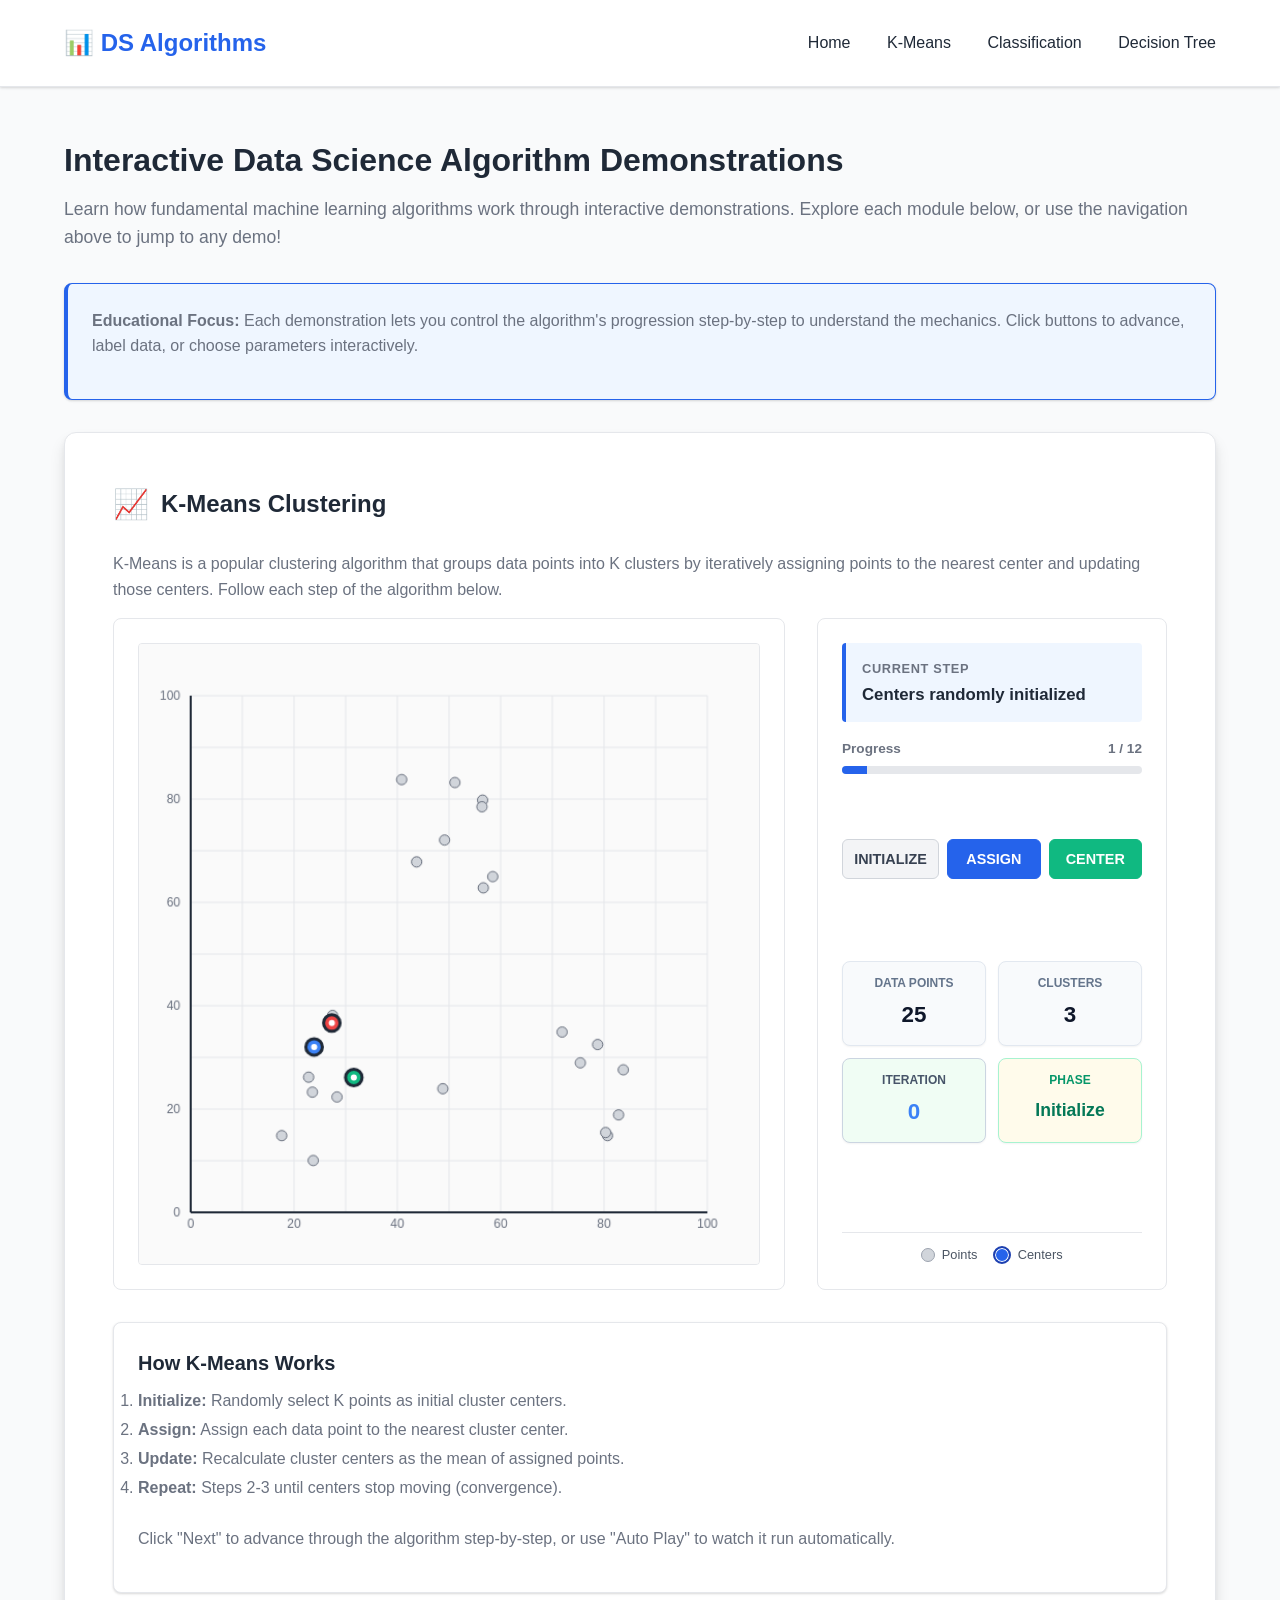
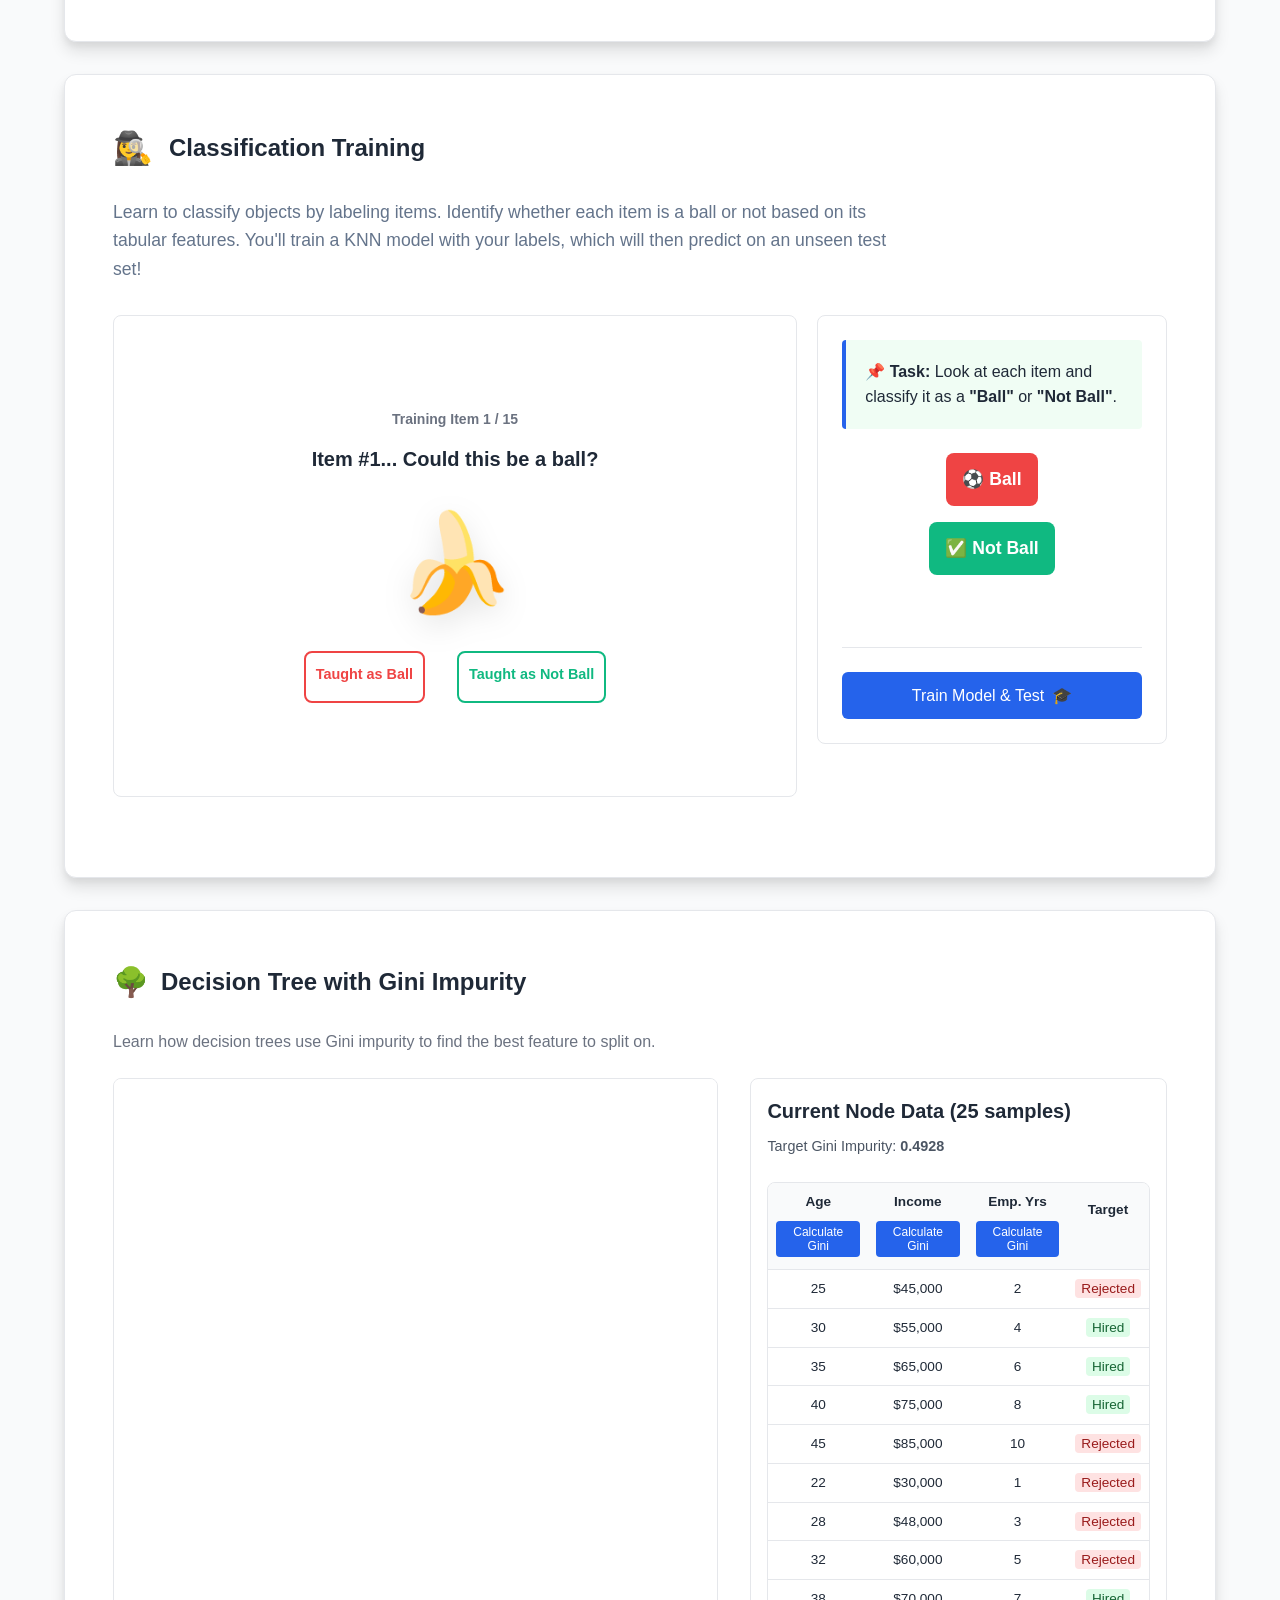
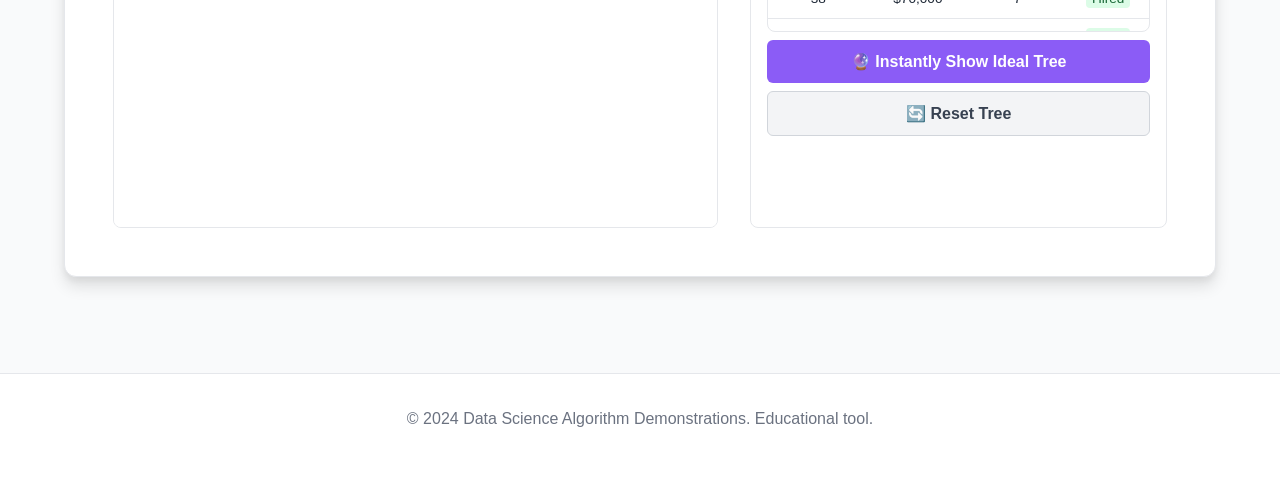
<file: index.html>
<!DOCTYPE html>
<html lang="en">
<head>
  <meta charset="UTF-8">
  <meta name="viewport" content="width=device-width, initial-scale=1.0">
  <title>Data Science Algorithm Demonstrations</title>
  <link rel="stylesheet" href="assets/css/style.css">
  <style>
    /* Global styles for the assembled demo sections */
    .demo-section { margin: 4rem 0; padding: 3rem; background-color: var(--card-bg); border: 1px solid var(--border-color); border-radius: 12px; box-shadow: var(--shadow-lg); }
    .demo-section:first-of-type { margin-top: 2rem; }
    .demo-section h2 {
      margin-bottom: 1.5rem;
      display: flex;
      align-items: center;
      gap: 0.75rem;
    }
    .demo-icon-header {
      font-size: 1.8rem;
    }
    
    /* Layouts */
    .kmeans-layout, .classification-layout, .tree-layout {
      display: grid;
      grid-template-columns: 1fr 1fr;
      gap: 2rem;
      margin-top: 1.5rem;
    }
    @media (max-width: 1024px) {
      .kmeans-layout, .classification-layout, .tree-layout {
        grid-template-columns: 1fr;
      }
    }
    
    /* Display containers */
    .kmeans-canvas-wrapper, .classification-image-display, .tree-viz-container {
      background-color: var(--card-bg);
      border: 1px solid var(--border-color);
      border-radius: 8px;
      padding: 1.5rem;
    }
    .kmeans-canvas-wrapper {
      display: flex;
      justify-content: center;
      align-items: center;
    }
    .kmeans-canvas-wrapper canvas {
      border: 1px solid var(--border-color);
      border-radius: 4px;
      background-color: #fafafa;
      max-width: 100%;
      object-fit: contain;
      aspect-ratio: 1 / 1;
    }
    
    .classification-image-display {
      display: flex;
      justify-content: center;
      align-items: center;
      min-height: 400px;
    }
    .classification-image-display img {
      max-width: 100%;
      max-height: 100%;
      object-fit: contain;
      animation: fadeIn 0.3s ease-in;
    }
    @keyframes fadeIn {
      from { opacity: 0; transform: scale(0.95); }
      to { opacity: 1; transform: scale(1); }
    }
    
    .tree-viz-container {
      min-height: 500px;
      display: flex;
      align-items: center;
      justify-content: center;
    }
    .tree-viz-container svg {
      max-width: 100%;
      height: auto;
    }
    
    /* Controls and Panels */
    .kmeans-controls, .classification-controls, .tree-controls-container {
      background-color: var(--card-bg);
      border: 1px solid var(--border-color);
      border-radius: 8px;
      padding: 1.5rem;
    }
    .demo-panel {
      background-color: var(--card-bg);
      border: 1px solid var(--border-color);
      border-radius: 8px;
      padding: 1.5rem;
      margin-bottom: 1.5rem;
    }
    .panel-title {
      font-size: 1.1rem;
      font-weight: 600;
      color: var(--primary-color);
      margin-bottom: 1rem;
      padding-bottom: 0.75rem;
      border-bottom: 2px solid var(--border-color);
    }
    
    /* Classification Specific */
    .classification-button-group {
      display: grid;
      grid-template-columns: 1fr 1fr;
      gap: 1rem;
      margin-top: 1rem;
      margin-bottom: 1.5rem;
    }
    .classification-button-group button {
      padding: 1rem;
      font-size: 1.1rem;
    }
    .results-container {
      display: none;
      background-color: var(--bg-color);
      border: 2px solid var(--secondary-color);
      border-radius: 8px;
      padding: 2rem;
      text-align: center;
    }
    .results-container.show {
      display: block;
    }
  </style>
</head>
<body>
  <header>
    <div class="container">
      <div class="logo">&#128202; DS Algorithms</div>
      <nav>
        <a href="#home">Home</a>
        <a href="#kmeans">K-Means</a>
        <a href="#classification">Classification</a>
        <a href="#tree">Decision Tree</a>
      </nav>
    </div>
  </header>

  <main>
    <div class="container">
      <section id="home">
        <h1>Interactive Data Science Algorithm Demonstrations</h1>
        <p style="font-size: 1.1rem; color: var(--text-secondary); margin-bottom: 2rem;">
          Learn how fundamental machine learning algorithms work through interactive demonstrations. 
          Explore each module below, or use the navigation above to jump to any demo!
        </p>
        <div class="card" style="background-color: #eff6ff; border-color: var(--primary-color); border-left: 4px solid var(--primary-color);">
          <p><strong>Educational Focus:</strong> Each demonstration lets you control the algorithm's progression step-by-step to understand the mechanics. Click buttons to advance, label data, or choose parameters interactively.</p>
        </div>
      </section>

      <!-- Modular demo sections will be injected here -->
      <div id="kmeans-module"></div>
      <div id="classification-module"></div>
      <div id="tree-module"></div>

    </div>
  </main>

  <footer>
    <div class="container">
      <p>&copy; 2024 Data Science Algorithm Demonstrations. Educational tool.</p>
    </div>
  </footer>

  <!-- Scripts -->
  <script src="assets/js/common.js"></script>
  <script src="assets/js/kmeans.js"></script>
  <script src="assets/js/classification.js"></script>
  <script src="assets/js/tree.js"></script>
  
  <script>
    /**
     * Dynamically loads a demo component from its dedicated folder
     */
    async function loadDemoComponent(targetId, url, sectionId, sectionTitle, icon) {
      try {
        const response = await fetch(url);
        if (!response.ok) throw new Error("Failed to fetch");
        const html = await response.text();
        
        // Parse the fetched HTML
        const parser = new DOMParser();
        const doc = parser.parseFromString(html, 'text/html');
        
        // Inject component styles
        const styles = doc.querySelectorAll('style');
        styles.forEach(style => {
          document.head.appendChild(style.cloneNode(true));
        });
        
        // Find the main demo container in the fetched file
        const container = doc.querySelector('.container.demo-section');
        if (container) {
          // Customize the section structure slightly to match the single-page layout
          const section = document.createElement('section');
          section.id = sectionId;
          section.className = 'demo-section';
          
          // Replace <h1> with standard <h2> header for all-in-home layout
          const h1 = container.querySelector('h1');
          if (h1) {
             const h2 = document.createElement('h2');
             h2.innerHTML = '<span class="demo-icon-header">' + icon + '</span> ' + sectionTitle;
             container.replaceChild(h2, h1);
          }

          // Remove standalone "Open Demo" or routing buttons if they exist
          const leftoverBtns = container.querySelectorAll('button[onclick*="location.href"]');
          leftoverBtns.forEach(btn => btn.remove());
          
          section.innerHTML = container.innerHTML;
          document.getElementById(targetId).appendChild(section);
        }
      } catch (err) {
        console.error("Error loading demo component from " + url, err);
      }
    }

    document.addEventListener('DOMContentLoaded', async () => {
      // 1. Fetch and inject HTML modularly
      await Promise.all([
        loadDemoComponent('kmeans-module', 'demos/kmeans/index.html', 'kmeans', 'K-Means Clustering', '&#128200;'),
        loadDemoComponent('classification-module', 'demos/classification/index.html', 'classification', 'Classification Training', '&#128444;'),
        loadDemoComponent('tree-module', 'demos/tree/index.html', 'tree', 'Decision Tree with Gini Impurity', '&#127795;')
      ]);

      // 2. Initialize corresponding JavaScript components
      if (typeof initKmeans === 'function') initKmeans();
      if (typeof initClassification === 'function') initClassification();
      if (typeof initTree === 'function') initTree();
    });
  </script>
</body>
</html>
</file>
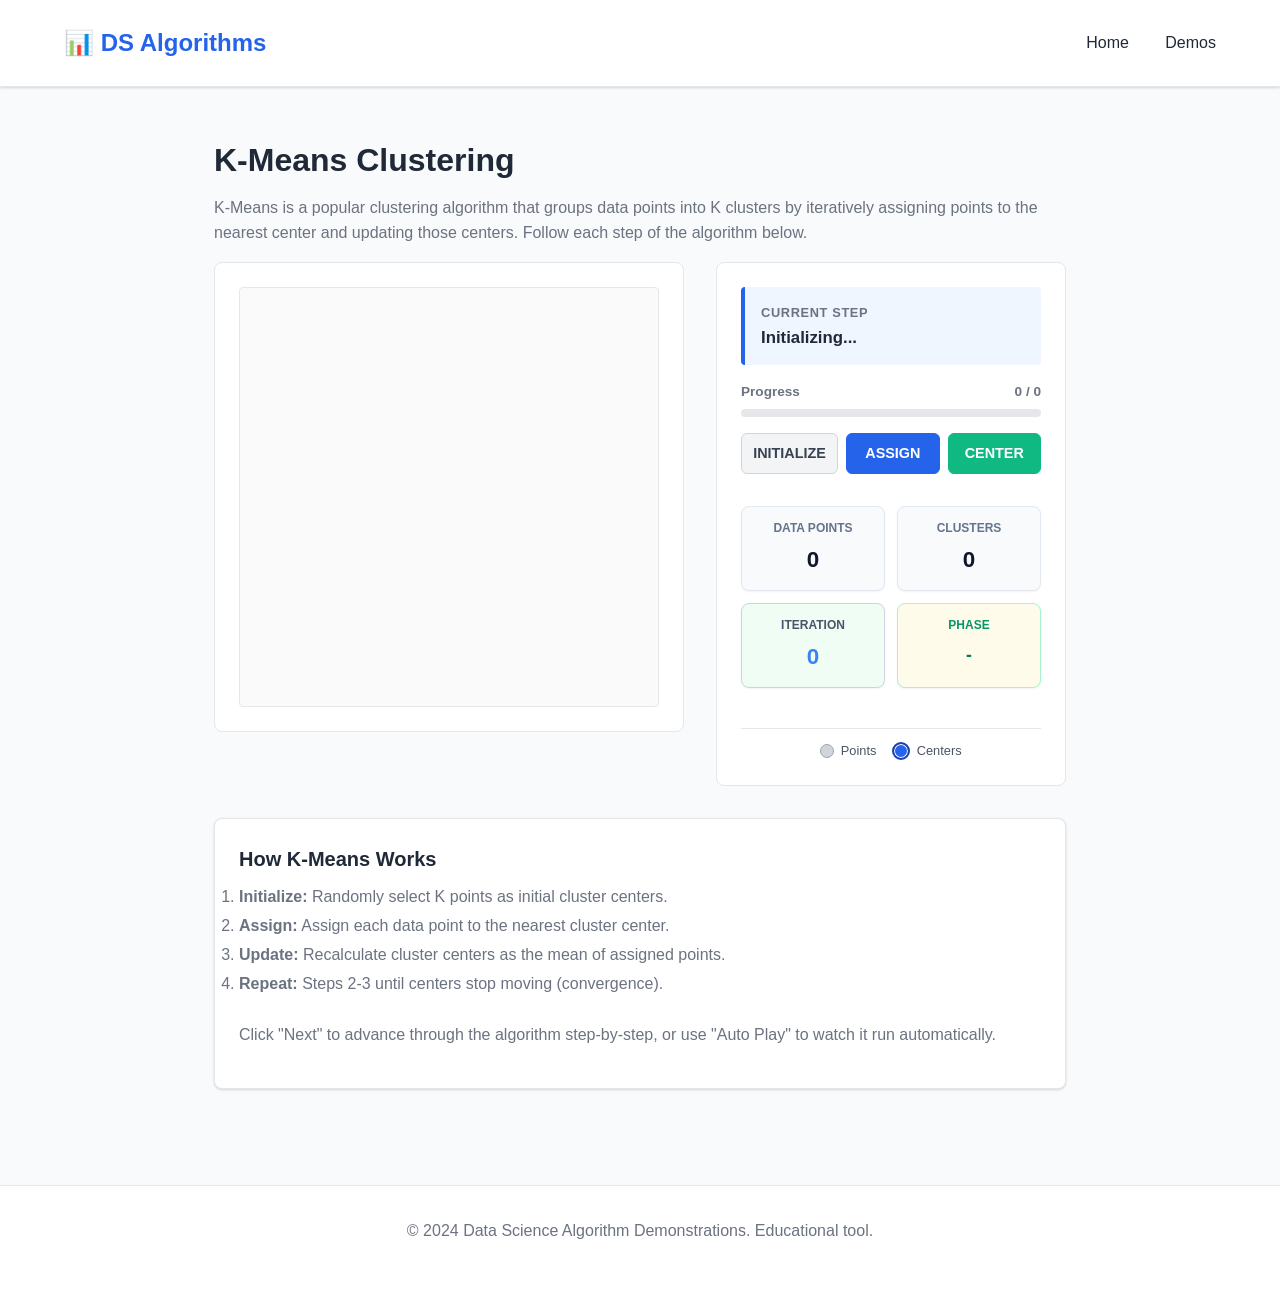
<file: demos/kmeans/index.html>
<!DOCTYPE html>
<html lang="en">
<head>
  <meta charset="UTF-8">
  <meta name="viewport" content="width=device-width, initial-scale=1.0">
  <title>K-Means Clustering Demo</title>
  <link rel="stylesheet" href="../../assets/css/style.css">
  <style>
    .demo-section {
      max-width: 900px;
      margin: 0 auto;
    }

    .demo-content-wrapper {
      display: grid;
      grid-template-columns: 1fr 350px;
      gap: 2rem;
      align-items: start;
    }
    
    @media (max-width: 900px) {
      .demo-content-wrapper {
        grid-template-columns: 1fr;
      }
    }

    .canvas-wrapper {
      display: flex;
      justify-content: center;
      background-color: var(--card-bg);
      border: 1px solid var(--border-color);
      border-radius: 8px;
      padding: 1.5rem;
      height: fit-content;
    }

    canvas {
      border: 1px solid var(--border-color);
      border-radius: 4px;
      background-color: #fafafa;
      cursor: crosshair;
      width: 100%;
      height: auto;
      aspect-ratio: 1/1;
    }

    .controls-section {
      background-color: var(--card-bg);
      border: 1px solid var(--border-color);
      border-radius: 8px;
      padding: 1.5rem;
    }

    .step-info {
      background-color: var(--bg-color);
      border-left: 4px solid var(--primary-color);
      padding: 1rem;
      margin-bottom: 1.5rem;
      border-radius: 4px;
    }

    .step-info-label {
      font-size: 0.875rem;
      text-transform: uppercase;
      letter-spacing: 0.05em;
      color: var(--text-secondary);
      margin-bottom: 0.5rem;
    }

    .step-info-text {
      font-size: 1.1rem;
      color: var(--text-primary);
      font-weight: 500;
    }

    .progress-bar {
      margin-bottom: 1.5rem;
    }

    .progress-label {
      font-size: 0.875rem;
      color: var(--text-secondary);
      margin-bottom: 0.5rem;
      display: flex;
      justify-content: space-between;
    }

    .progress-track {
      height: 8px;
      background-color: var(--border-color);
      border-radius: 4px;
      overflow: hidden;
    }

    .progress-fill {
      height: 100%;
      background-color: var(--primary-color);
      transition: width 0.3s ease;
    }

    .button-grid {
      display: grid;
      grid-template-columns: 1fr 1fr 1fr 1fr;
      gap: 1rem;
      margin-bottom: 1.5rem;
    }

    @media (max-width: 640px) {
      .button-grid {
        grid-template-columns: 1fr 1fr;
      }
    }

    .legend {
      display: flex;
      flex-wrap: wrap;
      gap: 1.5rem;
      margin-top: 1.5rem;
      padding-top: 1.5rem;
      border-top: 1px solid var(--border-color);
    }

    .legend-item {
      display: flex;
      align-items: center;
      gap: 0.5rem;
    }

    .legend-color {
      width: 24px;
      height: 24px;
      border-radius: 50%;
      border: 2px solid #ddd;
    }

    .legend-color.center {
      border: 3px solid #333;
      box-shadow: inset 0 0 0 2px white;
    }

    .stats-grid {
      display: grid;
      grid-template-columns: repeat(auto-fit, minmax(150px, 1fr));
      gap: 1rem;
      margin-top: 1rem;
    }

    .stat-box {
      background-color: var(--bg-color);
      padding: 1rem;
      border-radius: 6px;
      text-align: center;
    }

    .stat-label {
      font-size: 0.875rem;
      color: var(--text-secondary);
      text-transform: uppercase;
    }

    .stat-value {
      font-size: 1.5rem;
      font-weight: 700;
      color: var(--primary-color);
      margin-top: 0.5rem;
    }
  </style>
</head>
<body>
  <header>
    <div class="container">
      <div class="logo">📊 DS Algorithms</div>
      <nav>
        <a href="../../index.html">Home</a>
        <a href="../../index.html#home">Demos</a>
      </nav>
    </div>
  </header>

  <main>
    <div class="container demo-section">
      <h1>K-Means Clustering</h1>
      <p>
        K-Means is a popular clustering algorithm that groups data points into K clusters by iteratively assigning 
        points to the nearest center and updating those centers. Follow each step of the algorithm below.
      </p>

      <!-- Visualization and Controls Wrapper -->
      <div class="demo-content-wrapper" style="display: grid; grid-template-columns: 1fr 350px; gap: 2rem; align-items: start;">
        <div class="canvas-wrapper">
          <canvas id="kmeansCanvas" width="600" height="600"></canvas>
        </div>

        <!-- Controls -->
                <div class="controls-section" style="background-color: var(--card-bg, #ffffff); border: 1px solid var(--border-color, #e5e7eb); border-radius: 8px; padding: 1.5rem; display: flex; flex-direction: column; justify-content: space-between; height: 100%; box-sizing: border-box; min-height: 400px;">
        
        <div>
          <!-- Step Information -->
          <div class="step-info" style="background-color: #eff6ff; border-left: 4px solid #2563eb; padding: 1rem; margin-bottom: 1rem; border-radius: 4px;">
            <div class="step-info-label" style="font-size: 0.8rem; text-transform: uppercase; letter-spacing: 0.05em; color: #6b7280; margin-bottom: 0.25rem; font-weight: 600;">Current Step</div>
            <div class="step-info-text" id="kmeansStepDescription" style="font-size: 1.05rem; color: #1f2937; font-weight: 600; line-height: 1.3;">Initializing...</div>
          </div>

          <!-- Progress -->
          <div class="progress-bar" style="margin-bottom: 1rem;">
            <div class="progress-label" style="display: flex; justify-content: space-between; font-size: 0.85rem; color: #6b7280; font-weight: 600; margin-bottom: 0.4rem;">
              <span>Progress</span>
              <span id="kmeansProgressText">0 / 0</span>
            </div>
            <div class="progress-track" style="height: 8px; background-color: #e5e7eb; border-radius: 4px; overflow: hidden;">
              <div class="progress-fill" id="kmeansProgressFill" style="height: 100%; background-color: #2563eb; width: 0%; transition: width 0.3s ease;"></div>
            </div>
          </div>
        </div>

        <!-- Control Buttons -->
        <div class="button-grid" style="display: flex; gap: 0.5rem; margin-bottom: 1rem; width: 100%;">
          <button id="kmeansBtnInit" style="flex:1; padding: 0.7rem; font-size: 0.9rem; font-weight: bold; background-color: #f3f4f6; border: 1px solid #d1d5db; color: #374151; border-radius: 6px; cursor: pointer;">INITIALIZE</button>
          <button id="kmeansBtnAssign" style="flex:1; padding: 0.7rem; font-size: 0.9rem; font-weight: bold; background-color: #2563eb; border: 1px solid #2563eb; color: #ffffff; border-radius: 6px; cursor: pointer;">ASSIGN</button>
          <button id="kmeansBtnCenter" style="flex:1; padding: 0.7rem; font-size: 0.9rem; font-weight: bold; background-color: #10b981; border: 1px solid #10b981; color: #ffffff; border-radius: 6px; cursor: pointer;">CENTER</button>
        </div>

        <!-- Statistics grid -->
        <div class="stats-grid" style="display: grid; grid-template-columns: 1fr 1fr; gap: 0.75rem; margin-bottom: 1rem;">
          <div class="stat-box" style="background-color: #f8fafc; border: 1px solid #e2e8f0; padding: 0.75rem; border-radius: 8px; text-align: center; box-shadow: 0 1px 2px rgba(0,0,0,0.05);">
            <div class="stat-label" style="font-size: 0.75rem; font-weight: 700; color: #64748b; text-transform: uppercase;">Data Points</div>
            <div class="stat-value" id="kmeansStatPoints" style="font-size: 1.4rem; font-weight: 800; color: #0f172a; margin-top: 0.25rem;">0</div>
          </div>
          <div class="stat-box" style="background-color: #f8fafc; border: 1px solid #e2e8f0; padding: 0.75rem; border-radius: 8px; text-align: center; box-shadow: 0 1px 2px rgba(0,0,0,0.05);">
            <div class="stat-label" style="font-size: 0.75rem; font-weight: 700; color: #64748b; text-transform: uppercase;">Clusters</div>
            <div class="stat-value" id="kmeansStatClusters" style="font-size: 1.4rem; font-weight: 800; color: #0f172a; margin-top: 0.25rem;">0</div>
          </div>
          <div class="stat-box" style="background-color: #f0fdf4; border: 1px solid #cbd5e1; padding: 0.75rem; border-radius: 8px; text-align: center; box-shadow: 0 1px 2px rgba(0,0,0,0.05);">
            <div class="stat-label" style="font-size: 0.75rem; font-weight: 700; color: #475569; text-transform: uppercase;">Iteration</div>
            <div class="stat-value" id="kmeansStatIteration" style="font-size: 1.4rem; font-weight: 800; color: #3b82f6; margin-top: 0.25rem;">0</div>
          </div>
          <div class="stat-box" style="background-color: #fffbeb; border: 1px solid #a7f3d0; padding: 0.75rem; border-radius: 8px; text-align: center; box-shadow: 0 1px 2px rgba(0,0,0,0.05);">
            <div class="stat-label" style="font-size: 0.75rem; font-weight: 700; color: #059669; text-transform: uppercase;">Phase</div>
            <div class="stat-value" id="kmeansStatPhase" style="font-size: 1.1rem; font-weight: 800; color: #047857; margin-top: 0.4rem; text-transform: capitalize;">-</div>
          </div>
        </div>

        <!-- Legend -->
        <div class="legend" style="display: flex; gap: 1rem; justify-content: center; align-items: center; padding-top: 0.75rem; border-top: 1px solid #e5e7eb; font-size: 0.8rem; color: #4b5563;">
          <div class="legend-item" style="display: flex; align-items: center; gap: 0.4rem;">
            <div class="legend-color" style="width: 14px; height: 14px; border-radius: 50%; background-color: #d1d5db; border: 1px solid #9ca3af;"></div> 
            <span>Points</span>
          </div>
          <div class="legend-item" style="display: flex; align-items: center; gap: 0.4rem;">
            <div class="legend-color center" style="width: 18px; height: 18px; border-radius: 50%; background-color: #2563eb; border: 2px solid #1e40af; box-shadow: inset 0 0 0 1px white;"></div>
            <span>Centers</span>
          </div>
        </div>
      </div>
</div> <!-- closes demo-content-wrapper -->

      <!-- Explanation -->
      <div class="card" style="margin-top: 2rem;">
        <h3>How K-Means Works</h3>
        <ol style="color: var(--text-secondary); line-height: 1.8;">
          <li><strong>Initialize:</strong> Randomly select K points as initial cluster centers.</li>
          <li><strong>Assign:</strong> Assign each data point to the nearest cluster center.</li>
          <li><strong>Update:</strong> Recalculate cluster centers as the mean of assigned points.</li>
          <li><strong>Repeat:</strong> Steps 2-3 until centers stop moving (convergence).</li>
        </ol>
        <p style="margin-top: 1.5rem; color: var(--text-secondary);">
          Click "Next" to advance through the algorithm step-by-step, or use "Auto Play" to watch it run automatically.
        </p>
      </div>
    </div>
  </main>

  <footer>
    <div class="container">
      <p>&copy; 2024 Data Science Algorithm Demonstrations. Educational tool.</p>
    </div>
  </footer>

  <script src="../../assets/js/common.js"></script>
  <script src="../../assets/js/kmeans.js"></script>
</body>
</html>
</file>
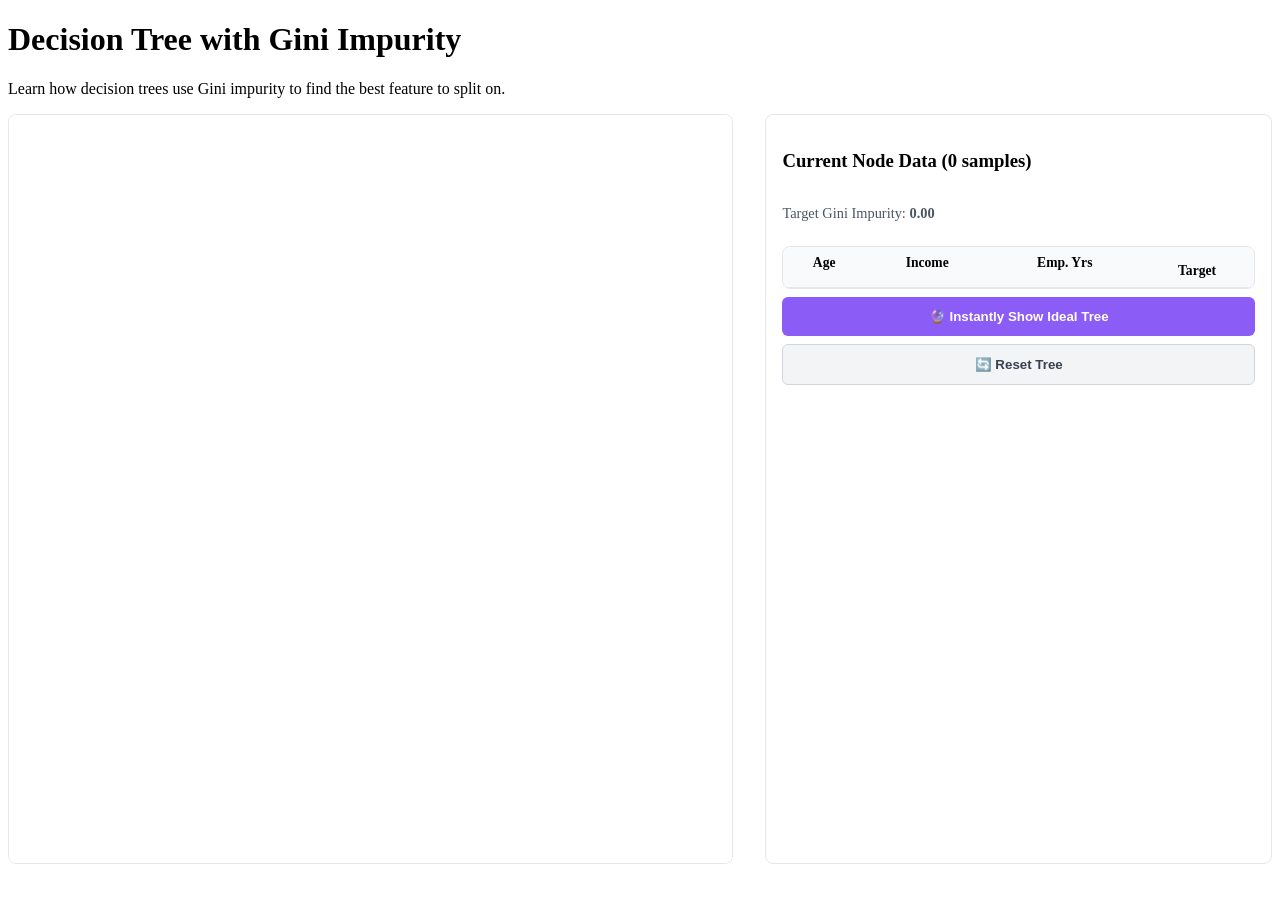
<file: demos/tree/index.html>
<!DOCTYPE html>
<html lang="en">
<head>
    <meta charset="UTF-8">
    <meta name="viewport" content="width=device-width, initial-scale=1.0">
    <title>Decision Tree Demo</title>
    <style>
        .tree-layout { display: flex; gap: 2rem; flex-wrap: wrap; }
        .tree-left-panel { flex: 1; min-width: 350px; display: flex; flex-direction: column; gap: 1rem; }
        .tree-right-panel { flex: 2; min-width: 500px; background: white; border: 1px solid #e5e7eb; border-radius: 8px; overflow-x: auto; padding: 1.5rem; position: relative; }
        .tree-error-box { background: #fef2f2; border: 1px solid #ef4444; color: #b91c1c; padding: 1rem; border-radius: 6px; display: none; font-weight: bold; }
        .tree-table-container { max-height: 250px; overflow-y: auto; border: 1px solid #e5e7eb; }
        .tree-table { width: 100%; border-collapse: collapse; font-size: 0.9rem; }
        .tree-table th, .tree-table td { padding: 0.5rem; border-bottom: 1px solid #e5e7eb; text-align: center; }
        .tree-table th { background: #f9fafb; position: sticky; top: 0; }
        
        .tree-controls { background: #f9fafb; padding: 1rem; border-radius: 8px; border: 1px solid #e5e7eb; }
        .feature-row { display: flex; justify-content: space-between; align-items: center; margin-bottom: 0.5rem; padding-bottom: 0.5rem; border-bottom: 1px dashed #d1d5db; }
        .feature-row:last-child { border-bottom: none; margin-bottom: 0; padding-bottom: 0; }
        .feature-calc-btn { background: #2563eb; color: white; border: none; padding: 0.4rem 0.8rem; border-radius: 4px; cursor: pointer; }
        .feature-calc-btn:hover { background: #1d4ed8; }
        .feature-split-btn { background: #10b981; color: white; border: none; padding: 0.4rem 0.8rem; border-radius: 4px; cursor: pointer; display: none; }
        .feature-split-btn:hover { background: #059669; }
        
        .node-circle { cursor: pointer; fill: white; stroke: #2563eb; stroke-width: 2; transition: all 0.2s; }
        .node-circle.pure { fill: #d1fae5 !important; stroke: #10b981 !important; }
.node-circle.active { fill: #EFF6FF; stroke: #1D4ED8; stroke-width: 4; }
        .node-text { font-size: 12px; font-family: sans-serif; pointer-events: none; }
        .node-label { font-size: 14px; font-weight: bold; fill: #1f2937; }
        
        .ideal-tree-btn { margin-top: 1rem; width: 100%; background: #8b5cf6; color: white; padding: 0.75rem; border: none; border-radius: 6px; cursor: pointer; font-weight: bold; }
        .ideal-tree-btn:hover { background: #7c3aed; }
        .reset-tree-btn { margin-top: 0.5rem; width: 100%; background: #f3f4f6; color: #374151; padding: 0.75rem; border: 1px solid #d1d5db; border-radius: 6px; cursor: pointer; font-weight: bold; }
        .reset-tree-btn:hover { background: #e5e7eb; }
    </style>
</head>
<body>
    <div class="container demo-section">
        <h1>Decision Tree with Gini Impurity</h1>
        <p>Learn how decision trees use Gini impurity to find the best feature to split on.</p>
        
        <style>
.tree-layout { display: flex; gap: 2rem; flex-wrap: nowrap; }
@media (max-width: 900px) { .tree-layout { flex-wrap: wrap; } }
.tree-viz-panel { flex: 2; min-width: 500px; background: white; border: 1px solid #e5e7eb; border-radius: 8px; overflow-x: auto; padding: 1.5rem; position: relative; }
.tree-data-panel { flex: 1.5; min-width: 300px; display: flex; flex-direction: column; gap: 1rem; overflow: hidden; }
.tree-error-box { background: #fef2f2; border: 1px solid #ef4444; color: #b91c1c; padding: 1rem; border-radius: 6px; display: none; font-weight: bold; }
.tree-table-container { max-height: 450px; overflow-y: auto; overflow-x: auto; border: 1px solid #e5e7eb; border-radius: 8px; width: 100%; box-sizing: border-box; }
.tree-table { width: 100%; border-collapse: collapse; font-size: 0.85rem; }
.tree-table th, .tree-table td { padding: 0.5rem; border-bottom: 1px solid #e5e7eb; text-align: center; }
.tree-table th { background: #f9fafb; position: sticky; top: 0; z-index: 10; font-weight: 600; box-shadow: 0 1px 2px rgba(0,0,0,0.1); }
.col-header-box { display: flex; flex-direction: column; align-items: center; gap: 0.25rem; margin-top: 0.5rem; }
.feature-calc-btn { background: #2563eb; color: white; border: none; padding: 0.25rem 0.5rem; border-radius: 4px; cursor: pointer; font-size: 0.75rem; }
.feature-calc-btn:hover { background: #1d4ed8; }
.feature-split-btn { background: #10b981; color: white; border: none; padding: 0.25rem 0.5rem; border-radius: 4px; cursor: pointer; display: none; font-size: 0.75rem; font-weight: bold; }
.feature-split-btn:hover { background: #059669; }
.split-info-text { font-size: 0.7rem; color: #4b5563; font-weight: normal; }

.node-circle { cursor: pointer; fill: white; stroke: #2563eb; stroke-width: 2; transition: all 0.2s; }
.node-circle.active { fill: #EFF6FF; stroke: #1D4ED8; stroke-width: 4; }
.node-text { font-size: 12px; font-family: sans-serif; pointer-events: none; }
.node-label { font-size: 14px; font-weight: bold; fill: #1f2937; }    
.ideal-tree-btn { margin-top: 0.5rem; width: 100%; background: #8b5cf6; color: white; padding: 0.75rem; border: none; border-radius: 6px; cursor: pointer; font-weight: bold; }
.ideal-tree-btn:hover { background: #7c3aed; }
.reset-tree-btn { margin-top: 0.5rem; width: 100%; background: #f3f4f6; color: #374151; padding: 0.75rem; border: 1px solid #d1d5db; border-radius: 6px; cursor: pointer; font-weight: bold; }
</style>
<div class="tree-layout">
    <div class="tree-viz-panel" id="treeRightPanel">
        <svg id="treeCanvas" viewBox="-500 0 2000 1000" style="min-width: 1400px; min-height: 700px; width: 100%; height: 100%; display: block;"></svg>
    </div>
    <div class="tree-data-panel">
        <div id="treeErrorBox" class="tree-error-box"></div>
        <div style="background: white; padding: 1rem; border: 1px solid #e5e7eb; border-radius: 8px; flex: 1; display:flex; flex-direction:column;">
            <h3>Current Node Data (<span id="treeNodeSamplesCount">0</span> samples)</h3>
            <p style="font-size: 0.9rem; color: #4b5563; margin-bottom: 1rem;">Target Gini Impurity: <strong id="treeTargetGini">0.00</strong></p>
            <div id="treeNodeStatusMsg" style="margin-bottom:0.5rem;font-weight:bold;"></div>
            <div class="tree-table-container">
                <table class="tree-table">
                    <thead>
                        <tr>
                            <th id="th_age">Age<div id="actions_age" class="col-header-box"></div></th>
                            <th id="th_income">Income<div id="actions_income" class="col-header-box"></div></th>
                            <th id="th_employment_years">Emp. Yrs<div id="actions_employment_years" class="col-header-box"></div></th>
                            <th style="vertical-align: top; padding-top: 1rem;">Target</th>
                        </tr>
                    </thead>
                    <tbody id="treeTableBody">
                    </tbody>
                </table>
            </div>
            <button id="btnIdealTree" class="ideal-tree-btn">&#128302; Instantly Show Ideal Tree</button>
            <button id="btnResetTree" class="reset-tree-btn">&#128260; Reset Tree</button>
        </div>
    </div>
</div>
</div>
</body>
</html>
</file>
<file: assets/css/style.css>
* {
  margin: 0;
  padding: 0;
  box-sizing: border-box;
}

:root {
  --primary-color: #2563eb;
  --primary-hover: #1d4ed8;
  --secondary-color: #10b981;
  --secondary-hover: #059669;
  --danger-color: #ef4444;
  --danger-hover: #dc2626;
  --bg-color: #f9fafb;
  --card-bg: #ffffff;
  --border-color: #e5e7eb;
  --text-primary: #1f2937;
  --text-secondary: #6b7280;
  --shadow: 0 1px 3px rgba(0, 0, 0, 0.1), 0 1px 2px rgba(0, 0, 0, 0.06);
  --shadow-lg: 0 10px 15px rgba(0, 0, 0, 0.1), 0 4px 6px rgba(0, 0, 0, 0.05);
}

html {
  scroll-behavior: smooth;
}

body {
  font-family: -apple-system, BlinkMacSystemFont, 'Segoe UI', 'Helvetica Neue', sans-serif;
  background-color: var(--bg-color);
  color: var(--text-primary);
  line-height: 1.6;
}

/* Typography */
h1, h2, h3, h4, h5, h6 {
  font-weight: 600;
  margin-bottom: 0.5rem;
}

h1 {
  font-size: 2rem;
}

h2 {
  font-size: 1.5rem;
}

h3 {
  font-size: 1.25rem;
}

p {
  color: var(--text-secondary);
  margin-bottom: 1rem;
}

a {
  color: var(--primary-color);
  text-decoration: none;
  transition: color 0.2s ease;
}

a:hover {
  color: var(--primary-hover);
}

/* Layout */
.container {
  max-width: 1200px;
  margin: 0 auto;
  padding: 0 1.5rem;
}

/* Header/Nav */
header {
  background-color: var(--card-bg);
  border-bottom: 1px solid var(--border-color);
  padding: 1.5rem 0;
  box-shadow: var(--shadow);
  position: sticky;
  top: 0;
  z-index: 100;
}

header .container {
  display: flex;
  justify-content: space-between;
  align-items: center;
}

.logo {
  font-size: 1.5rem;
  font-weight: 700;
  color: var(--primary-color);
}

nav a {
  margin-left: 2rem;
  color: var(--text-primary);
  font-weight: 500;
  transition: color 0.2s ease;
}

nav a:hover {
  color: var(--primary-color);
}

/* Main Content */
main {
  padding: 3rem 0;
  min-height: calc(100vh - 200px);
}

/* Cards */
.card {
  background-color: var(--card-bg);
  border: 1px solid var(--border-color);
  border-radius: 8px;
  padding: 1.5rem;
  box-shadow: var(--shadow);
  transition: all 0.3s ease;
}

.card:hover {
  box-shadow: var(--shadow-lg);
  transform: translateY(-2px);
}

/* Demo Grid */
.demo-grid {
  display: grid;
  grid-template-columns: repeat(auto-fit, minmax(320px, 1fr));
  gap: 2rem;
  margin-top: 2rem;
}

.demo-card {
  display: flex;
  flex-direction: column;
  padding: 2rem;
  text-align: center;
  cursor: pointer;
}

.demo-card h3 {
  color: var(--primary-color);
  margin-bottom: 1rem;
}

.demo-card p {
  flex-grow: 1;
  margin-bottom: 1.5rem;
}

.demo-icon {
  font-size: 3rem;
  margin-bottom: 1rem;
}

/* Buttons */
button, .btn {
  padding: 0.75rem 1.5rem;
  border: none;
  border-radius: 6px;
  font-size: 1rem;
  font-weight: 500;
  cursor: pointer;
  transition: all 0.2s ease;
  display: inline-block;
  text-align: center;
  text-decoration: none;
}

.btn-primary {
  background-color: var(--primary-color);
  color: white;
}

.btn-primary:hover {
  background-color: var(--primary-hover);
  transform: translateY(-2px);
  box-shadow: var(--shadow);
}

.btn-secondary {
  background-color: var(--secondary-color);
  color: white;
}

.btn-secondary:hover {
  background-color: var(--secondary-hover);
}

.btn-danger {
  background-color: var(--danger-color);
  color: white;
}

.btn-danger:hover {
  background-color: var(--danger-hover);
}

.btn-outline {
  background-color: transparent;
  border: 2px solid var(--primary-color);
  color: var(--primary-color);
}

.btn-outline:hover {
  background-color: var(--primary-color);
  color: white;
}

button:disabled {
  opacity: 0.6;
  cursor: not-allowed;
}

/* Controls Container */
.controls {
  display: flex;
  gap: 1rem;
  margin-bottom: 2rem;
  flex-wrap: wrap;
  align-items: center;
}

.control-group {
  display: flex;
  gap: 0.5rem;
  align-items: center;
}

/* Input Elements */
input, select, textarea {
  padding: 0.75rem;
  border: 1px solid var(--border-color);
  border-radius: 6px;
  font-size: 1rem;
  font-family: inherit;
  background-color: var(--card-bg);
  color: var(--text-primary);
  transition: border-color 0.2s ease;
}

input:focus, select:focus, textarea:focus {
  outline: none;
  border-color: var(--primary-color);
  box-shadow: 0 0 0 3px rgba(37, 99, 235, 0.1);
}

/* Label */
label {
  display: block;
  margin-bottom: 0.5rem;
  font-weight: 500;
  color: var(--text-primary);
}

/* Display Metrics */
.metric {
  background-color: var(--card-bg);
  border: 1px solid var(--border-color);
  border-radius: 8px;
  padding: 1.5rem;
  text-align: center;
  margin-bottom: 1rem;
}

.metric-label {
  color: var(--text-secondary);
  font-size: 0.875rem;
  margin-bottom: 0.5rem;
  text-transform: uppercase;
  letter-spacing: 0.05em;
}

.metric-value {
  font-size: 2rem;
  font-weight: 700;
  color: var(--primary-color);
}

/* Canvas/SVG Container */
.visualization {
  background-color: var(--card-bg);
  border: 1px solid var(--border-color);
  border-radius: 8px;
  padding: 1.5rem;
  display: flex;
  justify-content: center;
  align-items: center;
  margin-bottom: 2rem;
  min-height: 400px;
}

canvas, svg {
  max-width: 100%;
  height: auto;
}

/* Table */
table {
  width: 100%;
  border-collapse: collapse;
  margin-bottom: 1.5rem;
}

th, td {
  padding: 0.75rem;
  text-align: left;
  border-bottom: 1px solid var(--border-color);
}

th {
  background-color: var(--bg-color);
  font-weight: 600;
  color: var(--text-primary);
}

tr:hover {
  background-color: var(--bg-color);
}

/* Footer */
footer {
  background-color: var(--card-bg);
  border-top: 1px solid var(--border-color);
  padding: 2rem 0;
  text-align: center;
  color: var(--text-secondary);
  margin-top: 3rem;
}

/* Responsive */
@media (max-width: 768px) {
  h1 {
    font-size: 1.5rem;
  }

  h2 {
    font-size: 1.25rem;
  }

  .demo-grid {
    grid-template-columns: 1fr;
  }

  nav a {
    margin-left: 1rem;
  }

  .controls {
    flex-direction: column;
    align-items: stretch;
  }

  .control-group {
    width: 100%;
  }

  .control-group input, .control-group select {
    width: 100%;
  }
}

/* Utility Classes */
.text-center {
  text-align: center;
}

.mt-1 { margin-top: 0.5rem; }
.mt-2 { margin-top: 1rem; }
.mt-3 { margin-top: 1.5rem; }
.mt-4 { margin-top: 2rem; }

.mb-1 { margin-bottom: 0.5rem; }
.mb-2 { margin-bottom: 1rem; }
.mb-3 { margin-bottom: 1.5rem; }
.mb-4 { margin-bottom: 2rem; }

.p-1 { padding: 0.5rem; }
.p-2 { padding: 1rem; }
.p-3 { padding: 1.5rem; }
.p-4 { padding: 2rem; }

.hidden {
  display: none;
}

.disabled {
  opacity: 0.5;
  pointer-events: none;
}
/* Tree Node Specifics */
.node-circle { cursor: pointer; fill: white; stroke: #2563eb; stroke-width: 2; transition: all 0.2s; }
.node-circle.active { fill: #EFF6FF; stroke: #1D4ED8; stroke-width: 4; }
.node-text { font-size: 12px; font-family: sans-serif; pointer-events: none; }
.node-label { font-size: 14px; font-weight: bold; fill: #1f2937; }
</file>
